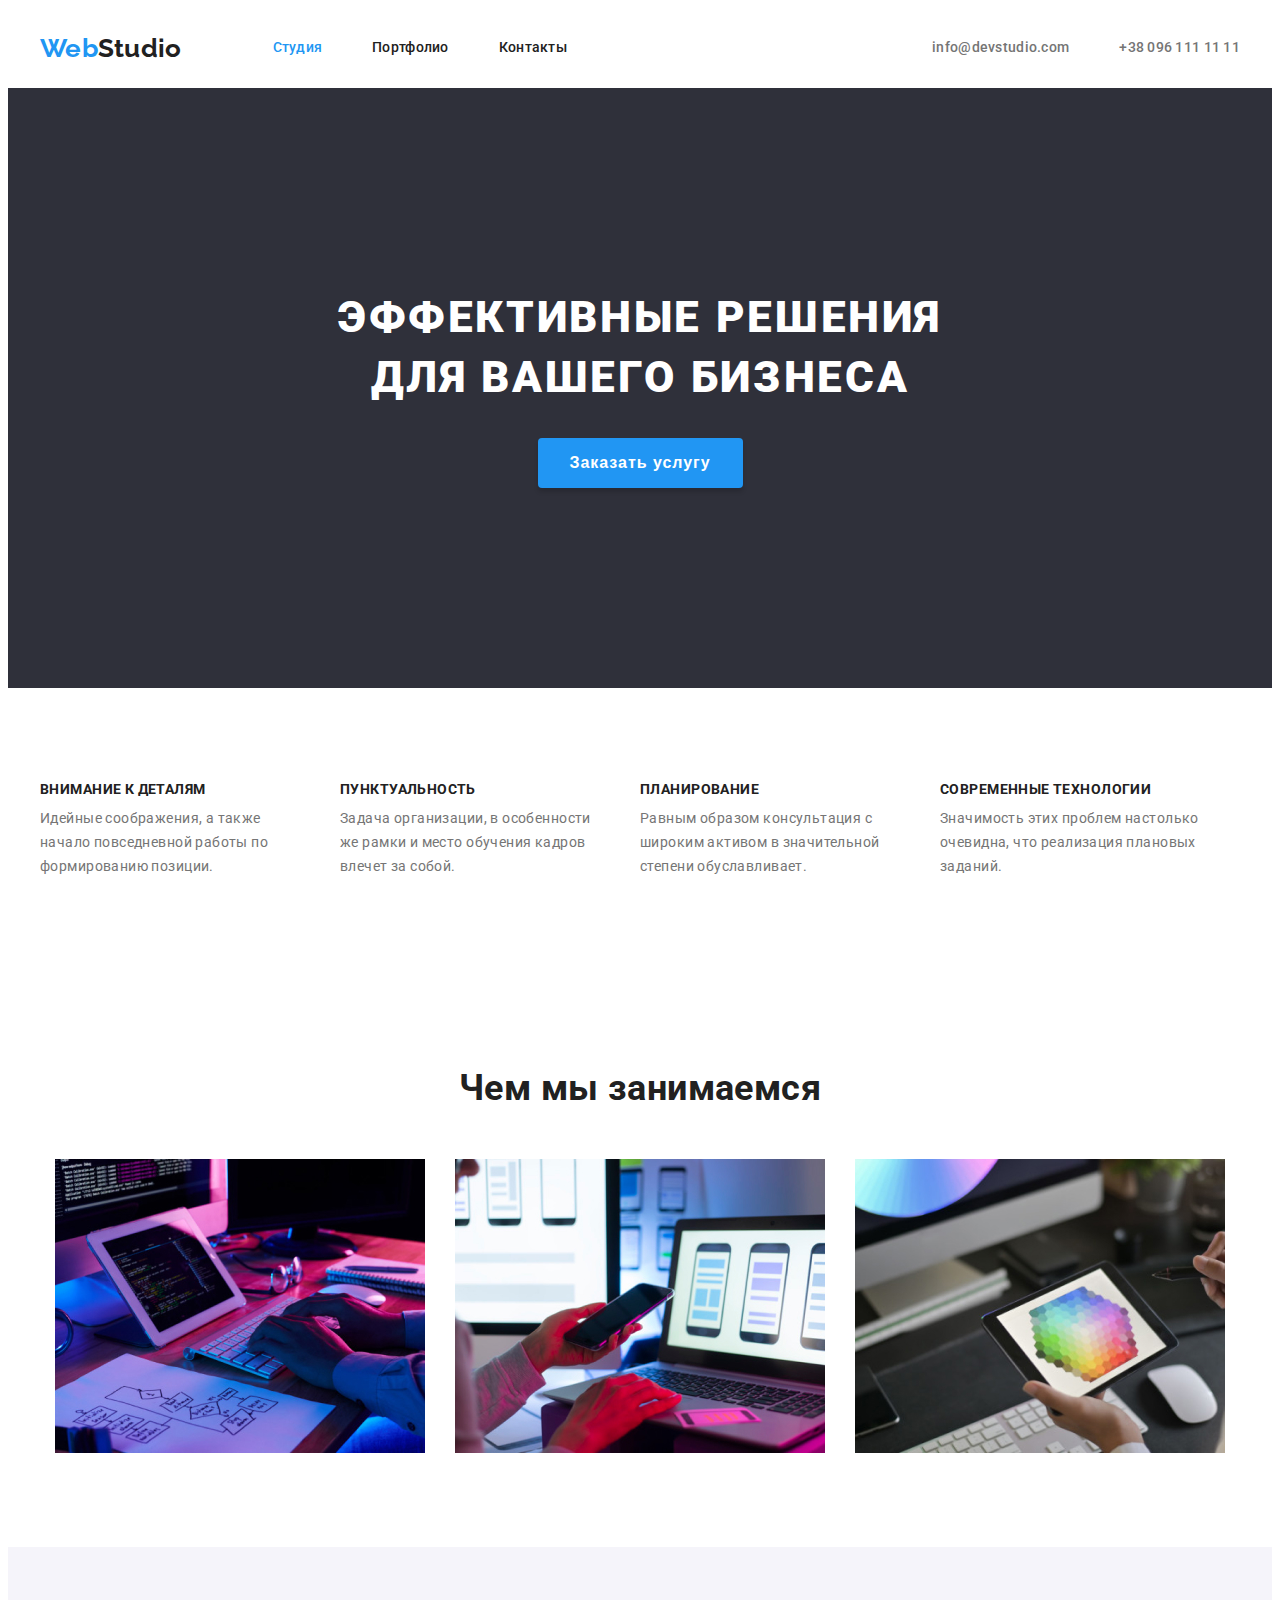
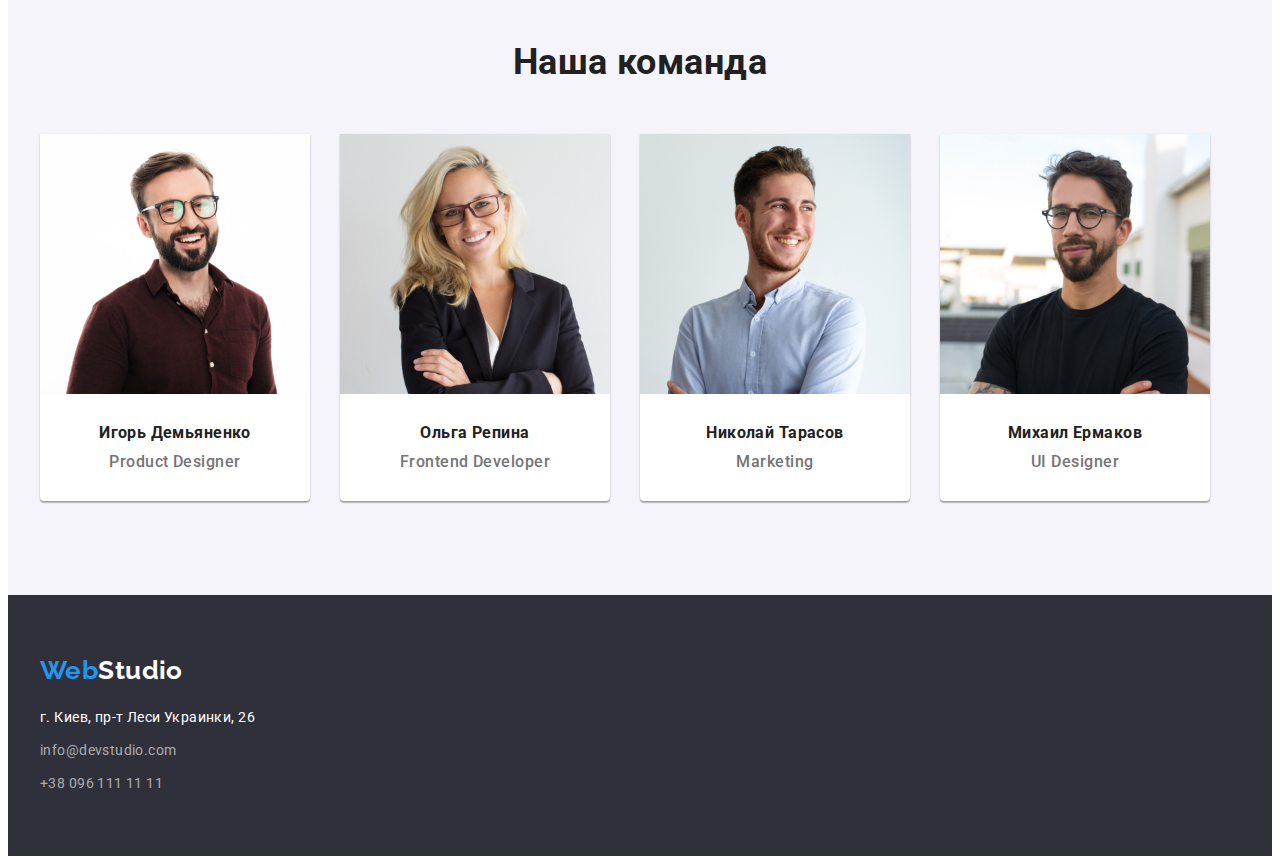
<file: index.html>
<!DOCTYPE html>
<html lang="ru">

<head>
    <meta charset="UTF-8">
    <meta name="viewport" content="width=device-width, initial-scale=1.0">
    <title>WebStudio</title>
    <link rel="stylesheet" href="https://cdnjs.cloudflare.com/ajax/libs/modern-normalize/1.0.0/modern-normalize.css"
        integrity="sha512-Zx6MlUMKSVJoQ+83OwhdILe8cSEsCzfqThJd7J/VA2UrK6Ctj85p+xzqfyuNXE5B1k25uUdmJ2OzItbBy9GHAQ=="
        crossorigin="anonymous" />
    <link rel="preconnect" href="https://fonts.gstatic.com">
    <link
        href="https://fonts.googleapis.com/css2?family=Raleway:wght@700&family=Roboto:wght@400;500;700;900&display=swap"
        rel="stylesheet">
    <link rel="stylesheet" href="css/styles.css">
</head>

<body>
    <!--header-->
    <header class="page-header">
        <div class="container">
            <nav class="site-nav">
                <a href="./index.html" class="site-nav-logo"><span class="current">Web</span><span
                        class="primarycolor">Studio</span></a>
                <ul class="list site-nav-pages">
                    <li class="item"><a class="link current" href="#">Студия</a></li>
                    <li class="item"><a class="link primarycolor" href="./portfolio.html">Портфолио</a></li>
                    <li class="item"><a class="link primarycolor" href="#">Контакты</a></li>
                </ul>
                <!--contacts-->
                <ul class="contacts list">
                    <li class="item"><a class="link sitecolor" href="mailto:info@devstudio.com">info@devstudio.com</a>
                    </li>
                    <li class="item"><a class="link sitecolor" href="tel:+380961111111">+38 096 111 11 11</a></li>
                </ul>
            </nav>
        </div>
    </header>

    <!-- main -->
    <main>
        <!--hero  -->
        <section class="section hero">
            <div class="container">
                <div class="hero-content centered">
                    <h1 class="hero-title">Эффективные решения для вашего бизнеса</h1>
                    <button type="button" class="hero-button">Заказать услугу</button>
                </div>
            </div>
        </section>

        <!-- advantages -->
        <section class="section advantages">
            <div class="container ">
                <h2 class="primary-textcolor title">Преимущества</h2>
                <ul class="list advantages-list">
                    <li class="item">
                        <h3 class="advantages-title primary-textcolor">Внимание к деталям</h3>
                        <p>Идейные соображения, а также начало повседневной работы по формированию позиции.</p>
                    </li>
                    <li class="item">
                        <h3 class="advantages-title primary-textcolor"> Пунктуальность</h3>
                        <p>Задача организации, в особенности же рамки и место обучения кадров влечет за собой.</p>
                    </li>
                    <li class="item">
                        <h3 class="advantages-title primary-textcolor">Планирование</h3>
                        <p>Равным образом консультация с широким активом в значительной степени обуславливает.</p>
                    </li>
                    <li class="item">
                        <h3 class="advantages-title primary-textcolor">Современные технологии</h3>
                        <p>Значимость этих проблем настолько очевидна, что реализация плановых заданий.</p>
                    </li>
                </ul>
            </div>
        </section>

        <!--what we do-->
        <section class="section what-we-do">
            <div class="container">
                <h2 class="primary-textcolor what-we-do-title">Чем мы занимаемся</h2>
                <ul class="list">
                    <li class="item"><img src="./images/studio/whatwedo1.jpg" alt="desktop decisions" width="370"
                            height="294"></li>
                    <li class="item"><img src="./images/studio/whatwedo2.jpg" alt="mobile decisions" width="370"
                            height="294"></li>
                    <li class="item"><img src="./images/studio/whatwedo3.jpg" alt="tablet decisions" width="370"
                            height="294"></li>
                </ul>
            </div>
        </section>

        <!--our team-->
        <section class="section our-team">
            <div class="container">
                <h2 class="primary-textcolor  our-team-title">Наша команда</h2>
                <ul class="our-team-list list">
                    <li class="centered item">
                        <img src="./images/studio/team1.jpg" alt="фото Игоря Демьяненко" width="270" height="260">
                        <div class="ourteam-text-block">
                            <h3 class="primary-textcolor title">Игорь Демьяненко </h3>
                            <p class="our-team-description" lang="en"> Product Designer </p>
                        </div>
                    </li>
                    <li class="centered item">
                        <img src="./images/studio//team2.jpg" alt="фото Ольги Репиной" width="270" height="260">
                        <div class="ourteam-text-block">
                            <h3 class="primary-textcolor title">Ольга Репина </h3>
                            <p class="our-team-description" lang="en">Frontend Developer</p>
                        </div>
                    </li>
                    <li class="centered item">
                        <img src="./images/studio//team3.jpg" alt="фото Николая Тарасова" width="270" height="260">
                        <div class="ourteam-text-block">
                            <h3 class="primary-textcolor title">Николай Тарасов </h3>
                            <p class="our-team-description" lang="en">Marketing </p>
                        </div>
                    </li>
                    <li class="centered item">
                        <img src="./images/studio/team4.jpg" alt="фото Михаила Ермакова" width="270" height="260">
                        <div class="ourteam-text-block">
                            <h3 class="primary-textcolor title">Михаил Ермаков</h3>
                            <p class="our-team-description" lang="en">UI Designer</p>
                        </div>
                    </li>
                </ul>
            </div>
        </section>
    </main>

    <!--footer-->
    <footer class="footer">
        <div class="container">
            <a href="./index.html" class="site-nav-logo"><span class="current">Web</span>Studio</a>
            <address class="footer-adress fontstyle-norm">
                <p class="footer-mainaddress">г. Киев, пр-т Леси Украинки, 26</p>
                <ul class="footer-address-list list">
                    <li><a href="mailto:info@devstudio.com">info@devstudio.com</a></li>
                    <li><a href="tel:+380961111111">+38 096 111 11 11</a></li>
                </ul>
            </address>
        </div>
    </footer>

</body>

</html>
</file>
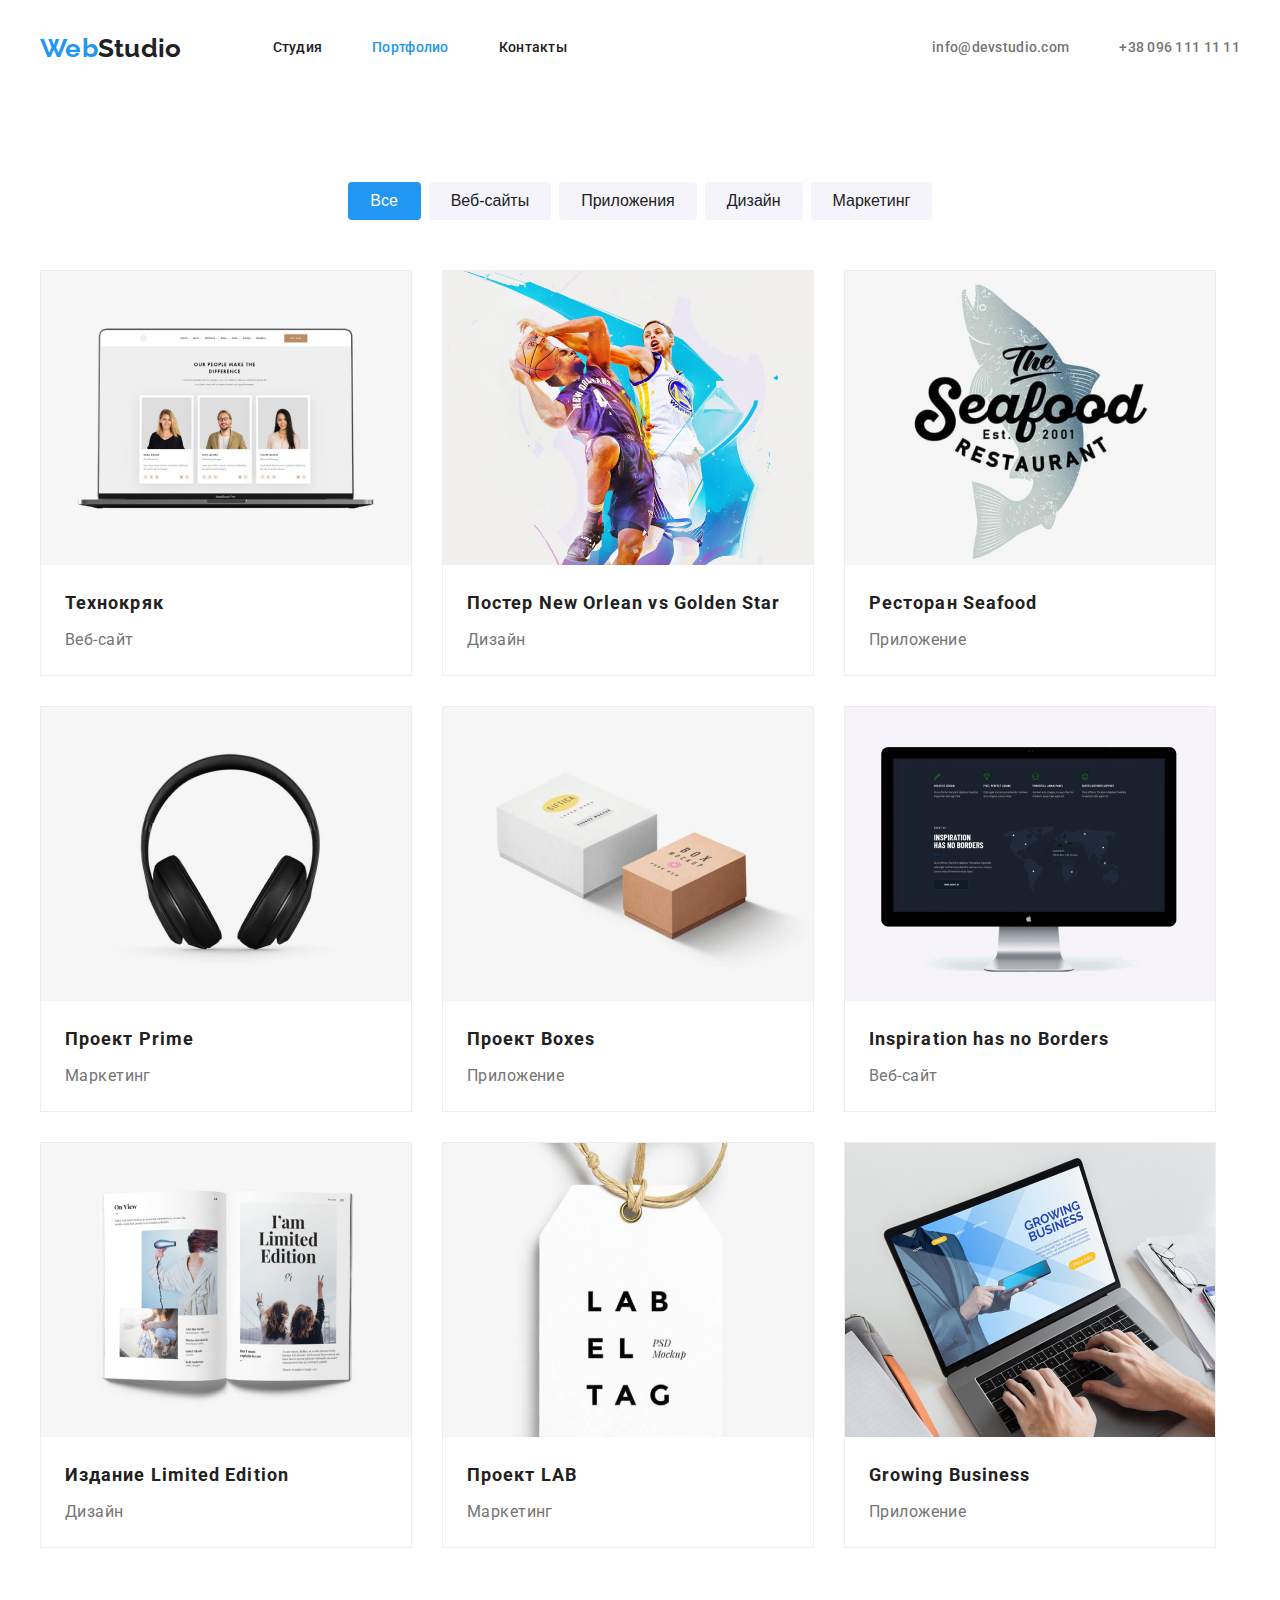
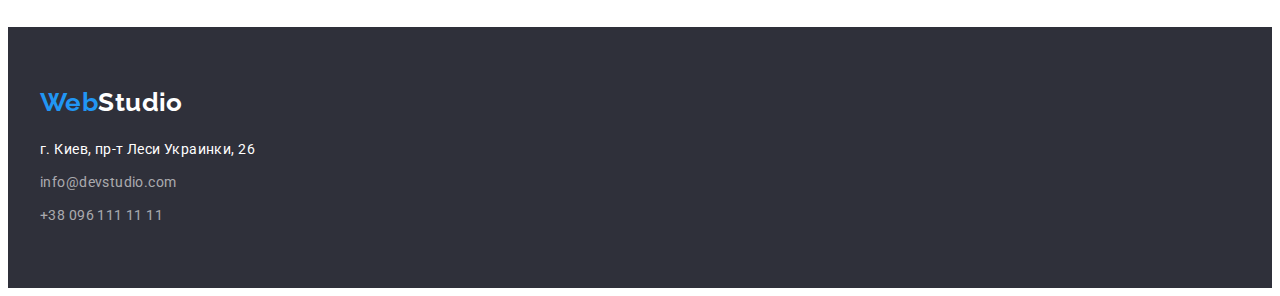
<file: portfolio.html>
<!DOCTYPE html>
<html lang="ru">

<head>
    <meta charset="UTF-8">
    <meta name="viewport" content="width=device-width, initial-scale=1.0">
    <title>Potfolio</title>
    <link rel="stylesheet" href="https://cdnjs.cloudflare.com/ajax/libs/modern-normalize/1.0.0/modern-normalize.css"
        integrity="sha512-Zx6MlUMKSVJoQ+83OwhdILe8cSEsCzfqThJd7J/VA2UrK6Ctj85p+xzqfyuNXE5B1k25uUdmJ2OzItbBy9GHAQ=="
        crossorigin="anonymous" />
    <link rel="preconnect" href="https://fonts.gstatic.com">
    <link
        href="https://fonts.googleapis.com/css2?family=Raleway:wght@700&family=Roboto:wght@400;500;700;900&display=swap"
        rel="stylesheet">
    <link rel="stylesheet" href="./css/styles.css">
</head>

<body>
    <!--header-->
    <header class="page-header">
        <div class="container">
            <nav class="site-nav">
                <a href="./index.html" class="site-nav-logo"><span class="current">Web</span><span
                        class="primarycolor">Studio</span></a>
                <ul class="list site-nav-pages">
                    <li class="item"><a class="link" href="./index.html">Студия</a></li>
                    <li class="item"><a class="link current" href="#">Портфолио</a></li>
                    <li class="item"><a class="link" href="#">Контакты</a></li>
                </ul>
                <!--contacts-->

                <ul class="contacts list">
                    <li class="item"><a class="link sitecolor" href="mailto:info@devstudio.com">info@devstudio.com</a>
                    </li>
                    <li class="item"><a class="link sitecolor" href="tel:+380961111111">+38 096 111 11 11</a>
                    </li>
                </ul>
            </nav>
        </div>

    </header>

    <main>
        <section class="section">
            <div class="container portfolio container">
                <!--навигация по странице-->
                <h1>Портфолио</h1>

                <ul class="filter-list list">
                    <li class="item"><button type="button" class="current-bg-color">Все</button></li>
                    <li class="item"><button type="button">Веб-сайты</button></li>
                    <li class="item"><button type="button">Приложения</button></li>
                    <li class="item"><button type="button">Дизайн</button></li>
                    <li class="item"><button type="button">Маркетинг</button></li>
                </ul>


                <!--portfolio-->

                <ul class="list portfolio-items">
                    <li class="item">
                        <a href="#"><img src="./images/portfolio/technokryak.jpg" alt="постер с двумя баскетболистами"
                                width="370" height="294">
                            <div class="portfolio-text-block">
                                <h2 class="primary-textcolor title">Технокряк</h2>
                                <p class="portfolio-description">Веб-сайт</p>
                            </div>
                        </a>
                    </li>

                    <li class="item">
                        <a href="#"><img src="./images/portfolio/poster.jpg" alt="логотип ресторна" width="370"
                                height="294">
                            <div class="portfolio-text-block">
                                <h2 class="primary-textcolor title">Постер New Orlean vs Golden Star</h2>
                                <p class="portfolio-description">Дизайн</p>
                            </div>
                        </a>
                    </li>

                    <li class="item">
                        <a href="#"><img src="./images/portfolio/restaurantseafood.jpg" alt="наушники" width="370"
                                height="294">
                            <div class="portfolio-text-block">
                                <h2 class="primary-textcolor title">Ресторан Seafood</h2>
                                <p class="portfolio-description">Приложение</p>
                            </div>
                        </a>
                    </li>

                    <li class="item">
                        <a href="#"><img src="./images/portfolio/projectprime.jpg" alt="изображение коробок" width="370"
                                height="294">
                            <div class="portfolio-text-block">
                                <h2 class="primary-textcolor title">Проект Prime</h2>
                                <p class="portfolio-description">Маркетинг</p>
                            </div>
                        </a>
                    </li>

                    <li class="item">
                        <a href="#"><img src="./images/portfolio/projectboxes.jpg" alt="изображение монитора"
                                width="370" height="294">
                            <div class="portfolio-text-block">
                                <h2 class="primary-textcolor title">Проект Boxes</h2>
                                <p class="portfolio-description">Приложение</p>
                            </div>
                        </a>
                    </li>

                    <li class="item">
                        <a href="#"><img src="./images/portfolio/inspiration.jpg" alt="изображение открытого журнала"
                                width="370" height="294">
                            <div class="portfolio-text-block">
                                <h2 class="primary-textcolor title">Inspiration has no Borders</h2>
                                <p class="portfolio-description">Веб-сайт</p>
                            </div>
                        </a>
                    </li>

                    <li class="item">
                        <a href="#"><img src="./images/portfolio/limitededition.jpg" alt="изображение лептопа"
                                width="370" height="294">
                            <div class="portfolio-text-block">
                                <h2 class="primary-textcolor title">Издание Limited Edition</h2>
                                <p class="portfolio-description">Дизайн</p>
                            </div>
                        </a>
                    </li>

                    <li class="item">
                        <a href="#"><img src="./images/portfolio/projectlab.jpg" alt="" width="370" height="294">
                            <div class="portfolio-text-block">
                                <h2 class="primary-textcolor title">Проект LAB</h2>
                                <p class="portfolio-description">Маркетинг</p>
                            </div>
                        </a>
                    </li>

                    <li class="item">
                        <a href="#"><img src="./images/portfolio/growingbusiness.jpg" alt="" width="370" height="294">
                            <div class="portfolio-text-block">
                                <h2 class="primary-textcolor title">Growing Business</h2>
                                <p class="portfolio-description">Приложение</p>
                            </div>
                        </a>
                    </li>
                </ul>
            </div>
        </section>
    </main>

    <!--footer-->
<footer class="footer">
        <div class="container">
            <a href="./index.html" class="site-nav-logo"><span class="current">Web</span>Studio</a>
            <address class="footer-adress fontstyle-norm">
                <p class="footer-mainaddress">г. Киев, пр-т Леси Украинки, 26</p>
                <ul class="footer-address-list list">
                    <li><a href="mailto:info@devstudio.com">info@devstudio.com</a></li>
                    <li><a href="tel:+380961111111">+38 096 111 11 11</a></li>
                </ul>
            </address>
        </div>
    </footer>
</body>

</html>
</file>
<file: css/styles.css>
/* css переменные */
:root {
  --primary-text-color: #212121;
  --text-color: #757575;
  --hero-title: #ffffff;
  --whitecolor: #ffffff;
  --accent-color: #2196f3;
  --address-color: rgba(255, 255, 255, 0.6);

  --primary-bg-color: #ffffff;
  --second-bg-color: #2f303a;
  --third-bg-color: #F5F4FA;

  --filter-btn-bg-color: #F5F4FA;

  --border-color-portfolio: #EEEEEE;

  --normal-font-size: 14px;
}

/* сброс маркеров списка */
.list {
  list-style: none;
  padding: 0;
  margin: 0;
}

/* сброс декораций cсылок */
a {
  display: block;
  text-decoration: none;
  color: var(--primary-text-color);
}

img{
  display: block;
  max-width: 100%;
  height: auto;
  /* outline: 1px solid red; */
}

.current {
  color: var(--accent-color);
}

.sitecolor {
  color: var(--text-color);
}

.fontstyle-norm {
  font-style: normal;
}

.primary-textcolor {
  color: var(--primary-text-color);
}

/* class for centering all content for parent block */
.centered {
  text-align: center;
}

button {
  cursor: pointer;
}

/* body */
body {
  background-color: var(--primary-bg-color);
  color: var(--text-color);

  font-family: Roboto, sans-serif;
  font-size: var(--normal-font-size);
  line-height: 1.71;
  letter-spacing: 0.03em;
}

h2 {
  font-size: 36px;
  font-weight: bold;
  line-height: 1.17;
  text-align: center;
}

h3 {
  font-size: 14px;
  font-weight: bold;
  line-height: 1.14;
  text-transform: uppercase;
}

h2,
h3,
p {
  margin-top: 0;
  margin-bottom: 0;
}

.container {
  margin: 0 auto;
  width: 1200px;
  padding-left: 15px;
  padding-right: 15px;
  /* outline: 1px solid firebrick; */
}
.section {
  padding-bottom: 94px;
  padding-top: 94px;
  /* outline: 1px solid salmon; */
}

/* header */
.list a:hover,
.list a:focus,
.footer address a:hover,
.footer address a:focus {
  color: var(--accent-color);
}

/* site-nav */
.site-nav {
  display: flex;
  align-items: center;
}

.site-nav-pages {
  display: flex;
}

.site-nav-pages .item:not(:last-child) {
  margin-right: 50px;
}

/* .site-nav-pages .item + .item{
  margin-left: 50px;
} */

.site-nav .link {
  display: block;
  padding-top: 32px;
  padding-bottom: 32px;
}

/* site logo */
 .site-nav-logo {
  display: block;
  margin-right: 91px;

  font-family: Raleway, sans-serif;
  font-weight: bold;
  font-size: 26px;
  line-height: 1.19;
}

.contacts {
  display: flex;
  margin-left: auto;
}

.contacts .item+.item {
  margin-left: 50px;
}
/* всем у кого сверху по-соседству класс item */

/* site navigation */
.site-nav,
.contacts {
  font-weight: 500;
  line-height: 1.14;
  letter-spacing: 0.02em;
}

/* hero */
.hero {
  background-color: var(--second-bg-color);
  padding-top: 200px;
  padding-bottom: 200px;
}

.hero-content {
  width: 696px;
  margin: 0 auto;
}

/* h1 hero */
.hero-title {
  margin-top: 0;
  margin-bottom: 30px;

  color: var(--hero-title);

  font-weight: 900;
  font-size: 44px;
  line-height: 1.36;
  text-align: center;
  letter-spacing: 0.06em;
  text-transform: uppercase;
}

.hero-button {
  min-width: 200px;
  border: 0;
  border-radius: 4px;

  padding-top: 10px;
  padding-bottom: 10px;
  padding-left: 32px;
  padding-right: 32px;
  
  color: var(--whitecolor);
  background-color: var(--accent-color);
  box-shadow: 0px 4px 4px rgba(0, 0, 0, 0.15);

  font-weight: bold;
  font-size: 16px;
  line-height: 1.87;
  align-items: center;
  text-align: center;
  letter-spacing: 0.06em;
}

/* advantages */
.advantages .title {
  display: none;
}
.advantages-list {
  display: flex;
}

.advantages .item {
  width: 270px;
}

.advantages-title {
  margin-bottom: 10px;
}

.advantages .item+.item {
  margin-left: 30px;
}

/* what we do section*/
.what-we-do .list {
  display: flex;
  justify-content: center;
}

.what-we-do .item:not(:last-child) {
  margin-right: 30px;
}

.what-we-do-title,
.our-team-title {
  margin-bottom: 50px;
}

/* our team */
.our-team {
  padding-top: 94px;
  padding-bottom: 94px;
  background-color: var(--third-bg-color);
}

.our-team-list {
  display: flex;
}

.our-team-list .item {
  background-color: var(--whitecolor);
  box-shadow: 0px 1px 3px rgba(0, 0, 0, 0.12),
    0px 1px 1px rgba(0, 0, 0, 0.14),
    0px 2px 1px rgba(0, 0, 0, 0.2);
  border-radius: 0px 0px 4px 4px;
}

.ourteam-text-block{
  padding-top: 30px;
  padding-bottom: 30px;
}

.our-team .item:not(:last-child) {
  margin-right: 30px;
}

.our-team-list .title {
  font-size: 16px;
  text-transform: unset;
  margin-bottom: 10px;
}

.our-team-description {
  font-size: 16px;
  font-weight: 500;
  line-height: 1.19;
  letter-spacing: 0.03em;
}

/* footer */
.footer {
  background-color: var(--second-bg-color);
  padding-top: 60px;
  padding-bottom: 60px;
}

.footer,
.footer a {
  color: var(--whitecolor);
}

.footer-address-list a {
  color: var(--address-color)
}

.footer .site-nav-logo{
  margin-right: 0;
  margin-bottom: 20px;
}

.footer-mainaddress,
.footer-address-list li:first-child{
  margin-bottom: 9px;
}

/* portfolio styles */
.portfolio button:hover,
.portfolio button:focus {
  background-color: var(--accent-color);
  color: var(--whitecolor);
}

.portfolio h1 {
  display: none;
}

/* filter buttons */
.filter-list {
  display: flex;
  justify-content: center;
  margin-bottom: 50px;
  
}

.filter-list .item:not(:last-child) {
  margin-right: 8px;
}

.filter-list button {
  color: var(--primary-text-color);
  background-color:var(--filter-btn-bg-color);
  font-weight: 500;
  font-size: 16px;
  line-height: 1.63;
  text-align: center;

  border: 0;
  border-radius: 4px;
  min-width: 73px;
  padding-left: 22px;
  padding-right: 22px;
  padding-top: 6px;
  padding-bottom: 6px;
}

.filter-list li:first-child button{
  background-color: var(--accent-color);
  color: var(--whitecolor);
}

.portfolio-items .title {
  font-weight: bold;
  font-size: 18px;
  line-height: 2;
  letter-spacing: 0.06em;
  text-align: left;
}

.portfolio-items {
  display: flex;
  flex-wrap: wrap;
  margin: -15px;
}

/* задаем для детей суммируемый марджин и у родителя минусовой */
.portfolio-items .item {
  width: 370px;
  margin: 15px;

  border: 1px solid var(--border-color-portfolio);

  /* width: calc((100%-60px)/3); */
  /* margin-right: 30px;
  margin-bottom: 30px; */
  /* outline: 1px solid green; */
}

/* у каждого 3го правый марджин 0 */
.portfolio-items .item:nth-child(3n) {
  margin-right: 0;
}

/* у последних 3х элементов */
.portfolio-items .item:nth-last-child(-n+3) {
  margin-bottom: 0;
}

.portfolio-text-block{
  padding-top: 20px;
  padding-bottom: 20px;
  padding-left: 24px;
  padding-right: 24px;
}

.portfolio-description{
  margin-top: 4px;

  color: var(--text-color);
  font-size: 16px;
  line-height: 1.88;
}
</file>
